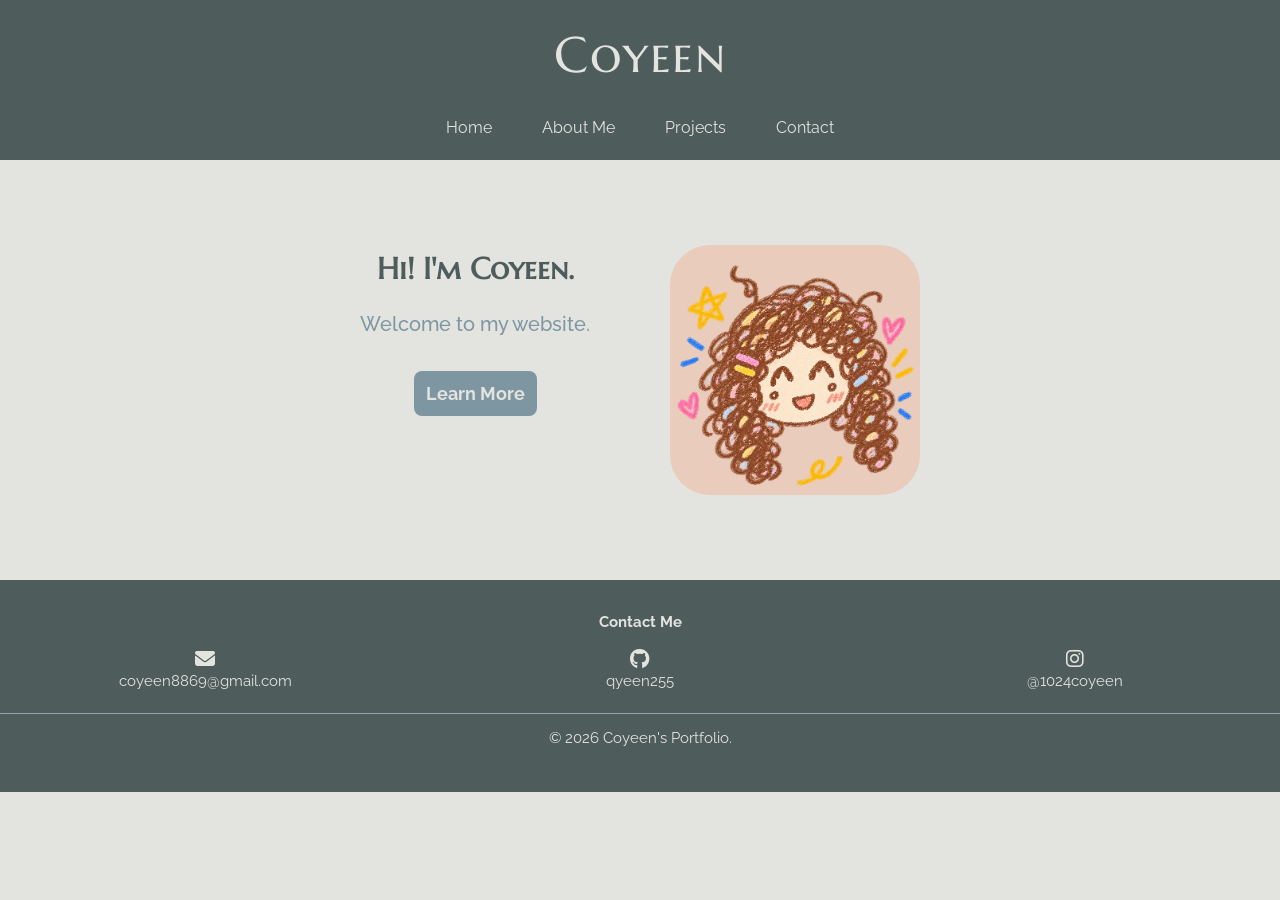
<file: index.html>
<!DOCTYPE html>
<html lang="en">

<head>
    <meta charset="UTF-8">
    <meta name="viewport" content="width=device-width, initial-scale=1.0">
    <title>Home Page</title>
    <link rel="preconnect" href="https://fonts.googleapis.com">
    <link rel="preconnect" href="https://fonts.gstatic.com" crossorigin>
    <link href="https://fonts.googleapis.com/css2?family=Marcellus+SC&display=swap" rel="stylesheet">

    <link rel="preconnect" href="https://fonts.googleapis.com">
    <link rel="preconnect" href="https://fonts.gstatic.com" crossorigin>
    <link href="https://fonts.googleapis.com/css2?family=Raleway:ital,wght@0,100..900;1,100..900&display=swap"
        rel="stylesheet">

    <link rel="stylesheet" href="https://cdnjs.cloudflare.com/ajax/libs/font-awesome/6.5.1/css/all.min.css">
    <link rel="stylesheet" href="css/styles.css">

</head>

<body>
    <header class="site-header">
            <div class="logo">Coyeen</div>

            <nav class="site-nav">
                <a href="index.html">Home</a>
                <a href="aboutme.html">About Me</a>
                <a href="projects.html">Projects</a>
                <a href="contact.html">Contact</a>
            </nav>
    </header>

    <main>
        <section class="hero">
            <div class="inner-hero">
                <div>
                    <h1>Hi! I'm Coyeen.</h1>
                    <p>Welcome to my website.</p>
                    <a href="aboutme.html" class="btn">Learn More</a>
                </div>
                <img src="images/person.png" alt="person" class="person">
            </div>
        </section>
    </main>

    <footer class="site-footer">
        <h4>Contact Me</h4>
        <div class="footer-grid">

            <div class="inner-footer">
                <i class="fa-solid fa-envelope footer-icon"></i>
                <a href="mailto:coyeen8869@gmail.com" class="social-link">coyeen8869@gmail.com</a>
            </div>

            <div class="inner-footer">
                <i class="fa-brands fa-github footer-icon"></i>
                <a href="https://github.com/qyeen255" class="social-link" target="_blank">qyeen255</a>
            </div>

            <div class="inner-footer">
                <i class="fa-brands fa-instagram footer-icon"></i>
                <a href="https://www.instagram.com/invites/contact/?utm_source=ig_
                contact_invite&utm_medium=copy_link&utm_content=3pivg67" class="social-link" target="_blank">@1024coyeen</a>
            </div>
        </div>

        <div class="footer-bottom">
            <p>&copy; 2026 Coyeen's Portfolio.</p>
        </div>
    </footer>

</body>

</html>
</file>
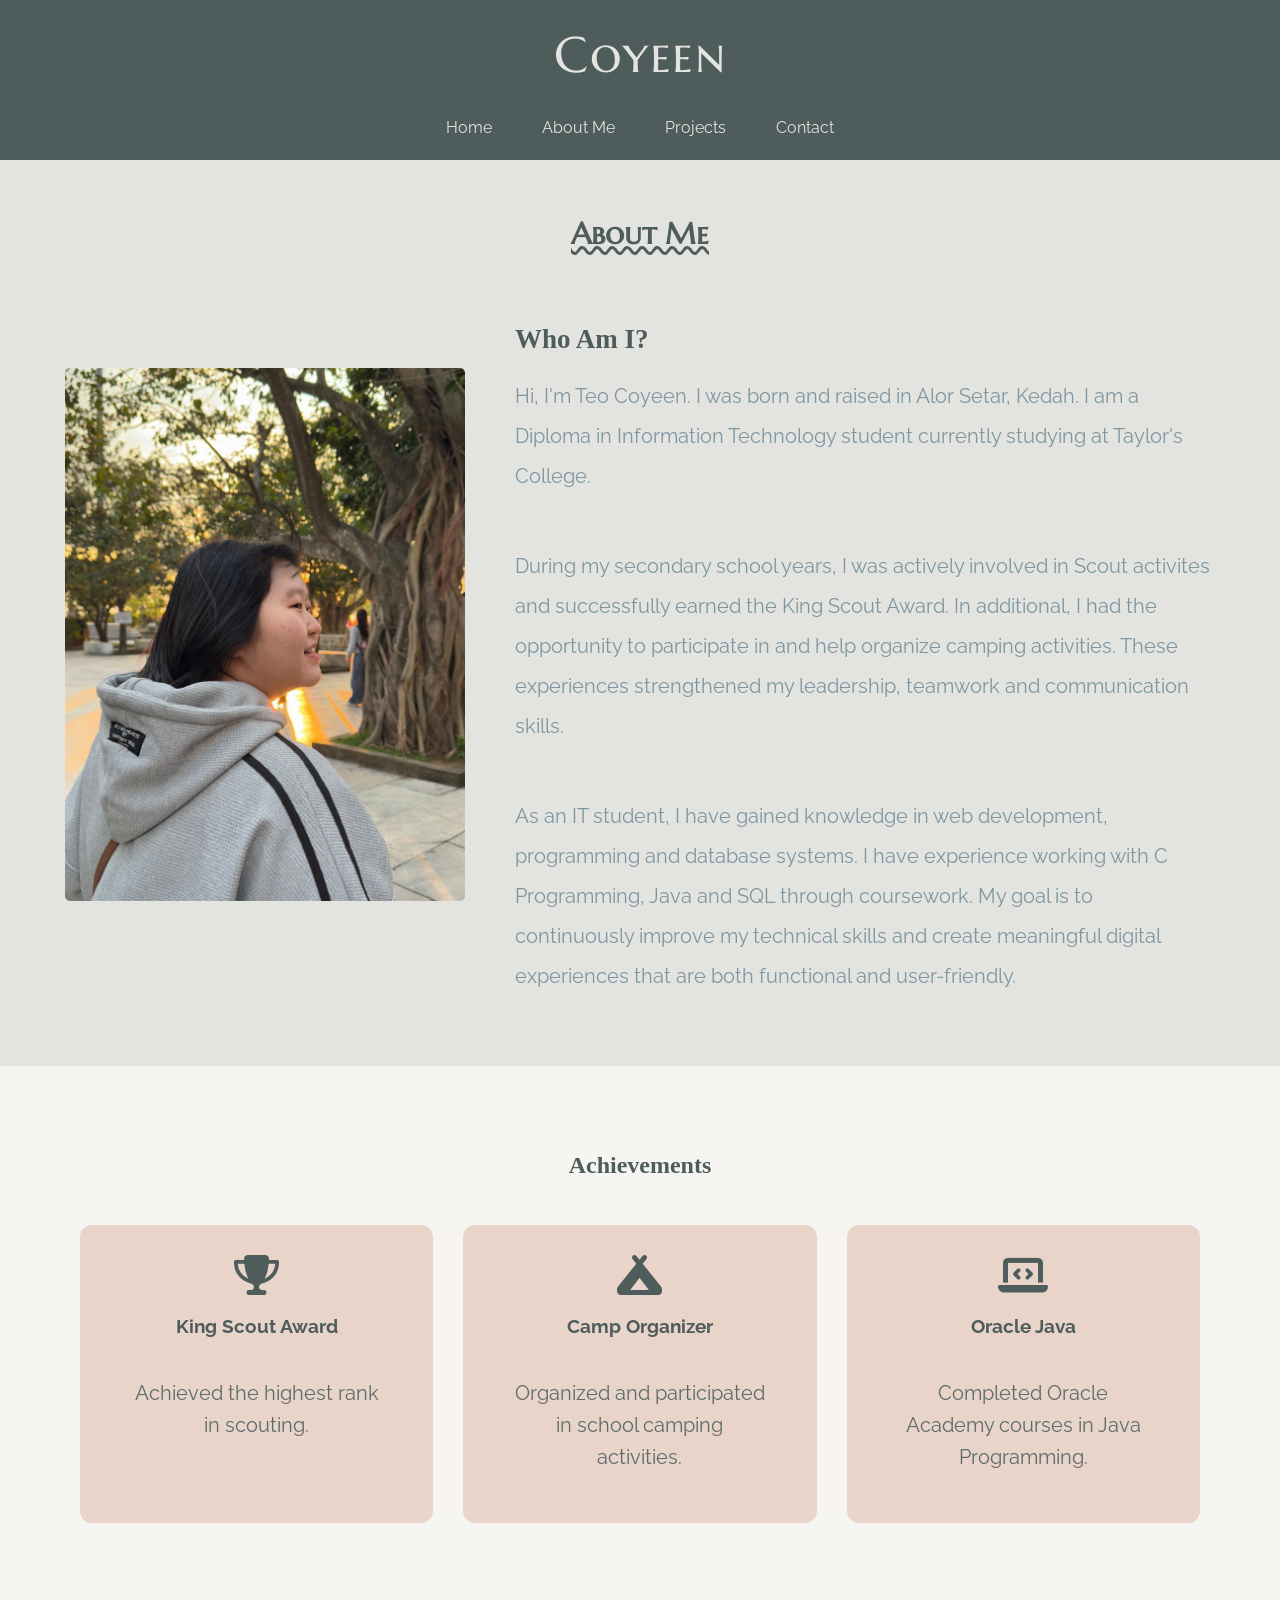
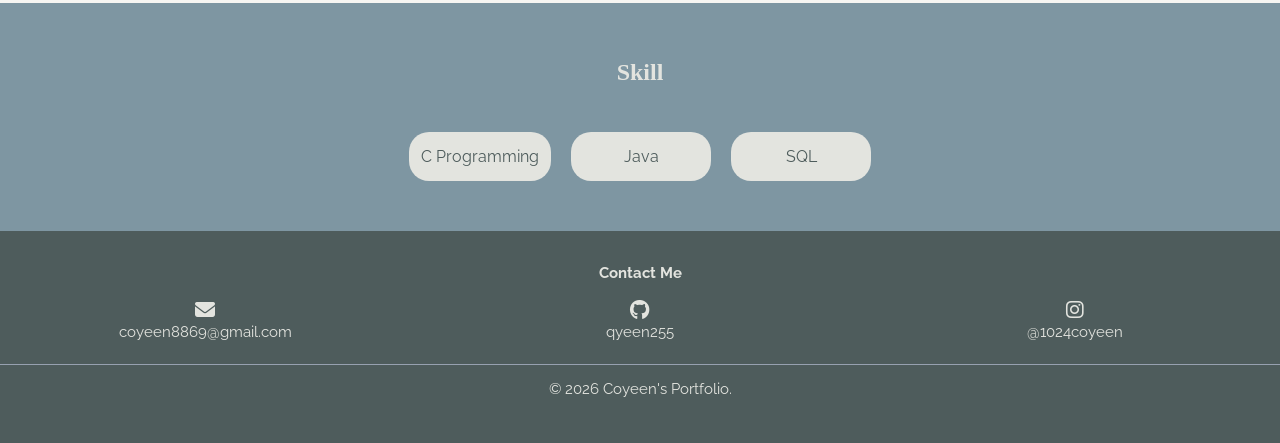
<file: aboutme.html>
<!DOCTYPE html>
<html lang="en">

<head>
    <meta charset="UTF-8">
    <meta name="viewport" content="width=device-width, initial-scale=1.0">
    <title>About Me</title>
    <link rel="preconnect" href="https://fonts.googleapis.com">
    <link rel="preconnect" href="https://fonts.gstatic.com" crossorigin>
    <link href="https://fonts.googleapis.com/css2?family=Marcellus+SC&display=swap" rel="stylesheet">

    <link rel="preconnect" href="https://fonts.googleapis.com">
    <link rel="preconnect" href="https://fonts.gstatic.com" crossorigin>
    <link href="https://fonts.googleapis.com/css2?family=Raleway:ital,wght@0,100..900;1,100..900&display=swap"
        rel="stylesheet">

    <link rel="stylesheet" href="https://cdnjs.cloudflare.com/ajax/libs/font-awesome/6.5.1/css/all.min.css">

    <link rel="stylesheet" href="css/styles.css">

</head>

<body>
    <header class="site-header">
        <div class="logo">Coyeen</div>

        <nav class="site-nav">
            <a href="index.html">Home</a>
            <a href="aboutme.html">About Me</a>
            <a href="projects.html">Projects</a>
            <a href="contact.html">Contact</a>
        </nav>
    </header>

    <main>
        <section class="intro">
            <h1>About Me</h1>
            <div class="intro-content">
                <img src="images/me.jpg" alt="profile" class="profile">
                <div class="intro-text">
                    <h2>Who Am I?</h2>
                    <p>Hi, I'm Teo Coyeen. I was born and raised in Alor Setar, Kedah. I am a Diploma in Information 
                        Technology student currently studying at Taylor's College. 
                    </p>

                    <p>During my secondary school years, I was actively involved in Scout
                        activites and successfully earned the King Scout Award. In additional, I
                        had the opportunity to participate in and help organize camping activities. These
                        experiences strengthened my leadership, teamwork and communication skills.
                    </p>

                    <p>As an IT student, I have gained knowledge in web development, programming and
                        database systems. I have experience working with C Programming, Java and SQL through coursework.
                        My goal is to continuously improve my technical skills and create meaningful digital
                        experiences that are both functional and user-friendly.
                    </p>
                </div>
            </div>
        </section>

        <section class="achievement">
            <h2>Achievements</h2>
            <div class="grid-achievement">

                <article class="achievement-card">
                    <i class="fa-solid fa-trophy icon"></i>
                    <h3>King Scout Award</h3>
                    <p>Achieved the highest rank in scouting.</p>
                    <!--<a href="#" class="btn" onclick="openAchievement('scout'); return false;">Learn More</a>-->
                </article>

                <article class="achievement-card">
                    <i class="fa-solid fa-campground icon"></i>
                    <h3>Camp Organizer</h3>
                    <p>Organized and participated in school camping activities.</p>
                    <!--<a href="#" class="btn" onclick="openAchievement('camp'); return false;">Learn More</a>-->
                </article>

                <article class="achievement-card">
                    <i class="fa-solid fa-laptop-code icon"></i>
                    <h3>Oracle Java</h3>
                    <p>Completed Oracle Academy courses in Java Programming.</p>
                    <!--<a href="#" class="btn" onclick="openAchievement('java'); return false;">Learn More</a>-->
                </article>
            </div>

            <!--Popup Window-->
            <!--<div id="achievement-modal" class="achievement-modal">
                <div class="modal-content">
                    <a href="#" class="modal-close" onclick="closeAchievement();return false;">&times;</a> --> <!--x close, return false: avoid turn to the top of the page-->

                    <!--<h2 id="modal-title"></h2>

                    <img id="modal-image" src="" alt="Achievement photo">

                    <p id="modal-description"></p>
                </div>
            </div>-->
        </section>

        <section class="skill">
            <h2>Skill</h2>
            <div class="container-skills">
                <div class="skills">
                    C Programming
                </div>

                <div class="skills">
                    Java
                </div>

                <div class="skills">
                    SQL
                </div>
            </div>
        </section>
        
    </main>

    <footer class="site-footer">
        <h4>Contact Me</h4>
        <div class="footer-grid">

            <div class="inner-footer">
                <i class="fa-solid fa-envelope footer-icon"></i>
                <a href="mailto:coyeen8869@gmail.com" class="social-link">coyeen8869@gmail.com</a>
            </div>

            <div class="inner-footer">
                <i class="fa-brands fa-github footer-icon"></i>
                <a href="https://github.com/qyeen255" class="social-link" target="_blank">qyeen255</a>
            </div>

            <div class="inner-footer">
                <i class="fa-brands fa-instagram footer-icon"></i>
                <a href="https://www.instagram.com/invites/contact/?utm_source=ig_
                contact_invite&utm_medium=copy_link&utm_content=3pivg67" class="social-link"
                    target="_blank">@1024coyeen</a>
            </div>
        </div>

        <div class="footer-bottom">
            <p>&copy; 2026 Coyeen's Portfolio.</p>
        </div>
    </footer>

    <script src="javascript/script.js"></script>
</body>

</html>
</file>
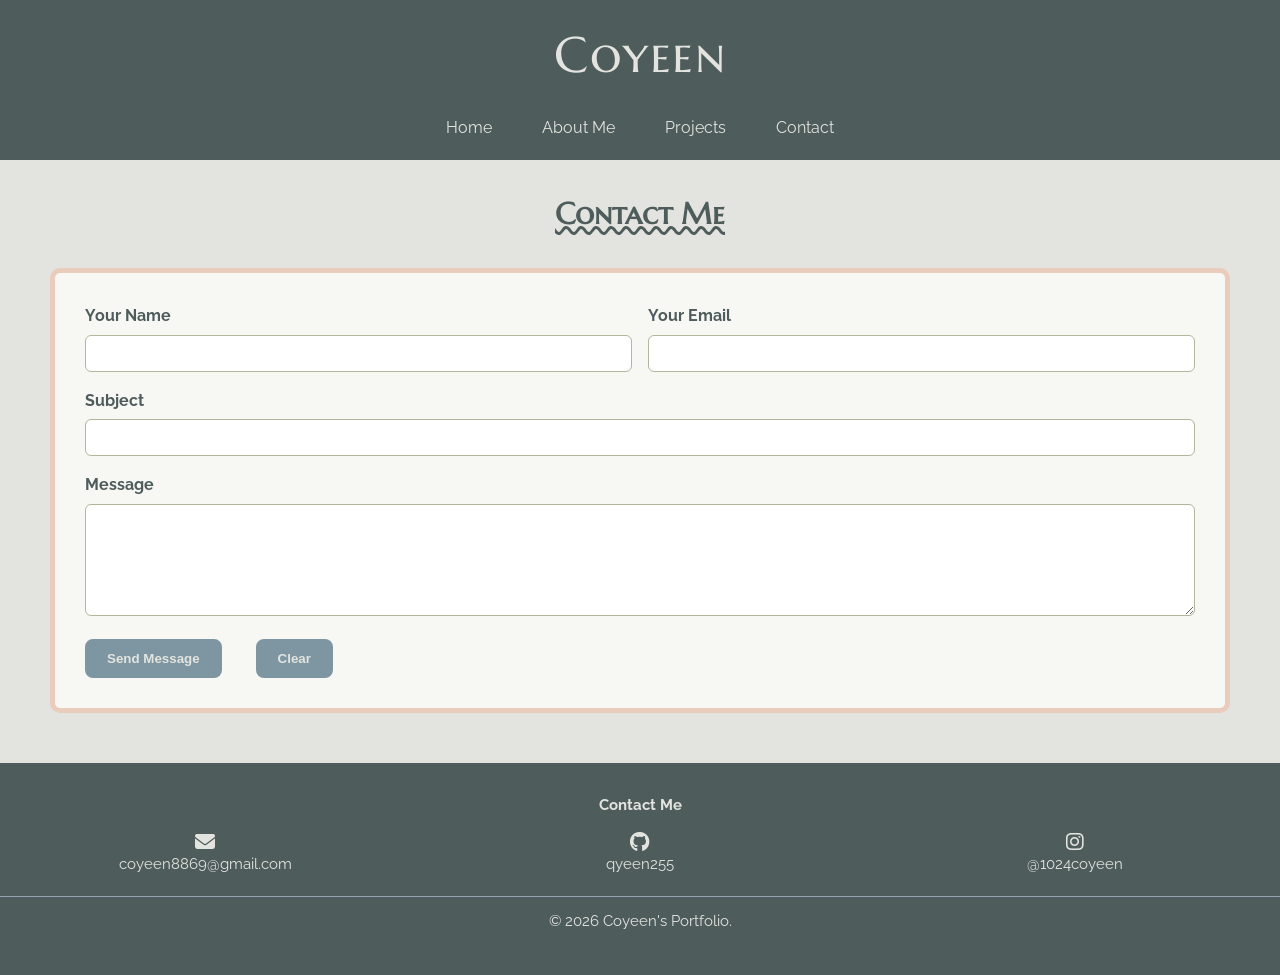
<file: contact.html>
<!DOCTYPE html>
<html lang="en">

<head>
    <meta charset="UTF-8">
    <meta name="viewport" content="width=device-width, initial-scale=1.0">
    <title>Contact Us</title>
    <link rel="preconnect" href="https://fonts.googleapis.com">
    <link rel="preconnect" href="https://fonts.gstatic.com" crossorigin>
    <link href="https://fonts.googleapis.com/css2?family=Marcellus+SC&display=swap" rel="stylesheet">

    <link rel="preconnect" href="https://fonts.googleapis.com">
    <link rel="preconnect" href="https://fonts.gstatic.com" crossorigin>
    <link href="https://fonts.googleapis.com/css2?family=Raleway:ital,wght@0,100..900;1,100..900&display=swap"
        rel="stylesheet">

    <link rel="stylesheet" href="https://cdnjs.cloudflare.com/ajax/libs/font-awesome/6.5.1/css/all.min.css">
    <link rel="stylesheet" href="css/styles.css">

</head>

<body>
    <header class="site-header">
            <div class="logo">Coyeen</div>

            <nav class="site-nav">
                <a href="index.html">Home</a>
                <a href="aboutme.html">About Me</a>
                <a href="projects.html">Projects</a>
                <a href="contact.html">Contact</a>
            </nav>
    </header>

    <main class="contact">
            <h1>Contact Me</h1>

        <form class="contact-form form-grid">

            <div class="form-field">
                <label for="name">Your Name</label>
                <input type="text" id="name" name="name" required>
            </div>

            <div class="form-field">
                <label for="email">Your Email</label>
                <input type="email" id="email" name="email" required>
            </div>

            <div class="form-field col-span-2">
                <label for="subject">Subject</label>
                <input type="text" id="subject" name="subject">
            </div>

            <div class="form-field col-span-2">
                <label for="message">Message</label>
                <textarea id="message" name="message" rows="6"></textarea>
            </div>

            <div class="form-actions col-span-2">
                <button type="submit" class="form-btn">Send Message</button>
                <input type="reset" value="Clear" class="form-btn">
            </div>

        </form>
    </main>

    <footer class="site-footer">
        <h4>Contact Me</h4>
        <div class="footer-grid">

            <div class="inner-footer">
                <i class="fa-solid fa-envelope footer-icon"></i>
                <a href="mailto:coyeen8869@gmail.com" class="social-link">coyeen8869@gmail.com</a>
            </div>

            <div class="inner-footer">
                <i class="fa-brands fa-github footer-icon"></i>
                <a href="https://github.com/qyeen255" class="social-link" target="_blank">qyeen255</a>
            </div>

            <div class="inner-footer">
                <i class="fa-brands fa-instagram footer-icon"></i>
                <a href="https://www.instagram.com/invites/contact/?utm_source=ig_
                contact_invite&utm_medium=copy_link&utm_content=3pivg67" class="social-link" target="_blank">@1024coyeen</a>
            </div>
        </div>

        <div class="footer-bottom">
            <p>&copy; 2026 Coyeen's Portfolio.</p>
        </div>
    </footer>
</body>

</html>
</file>
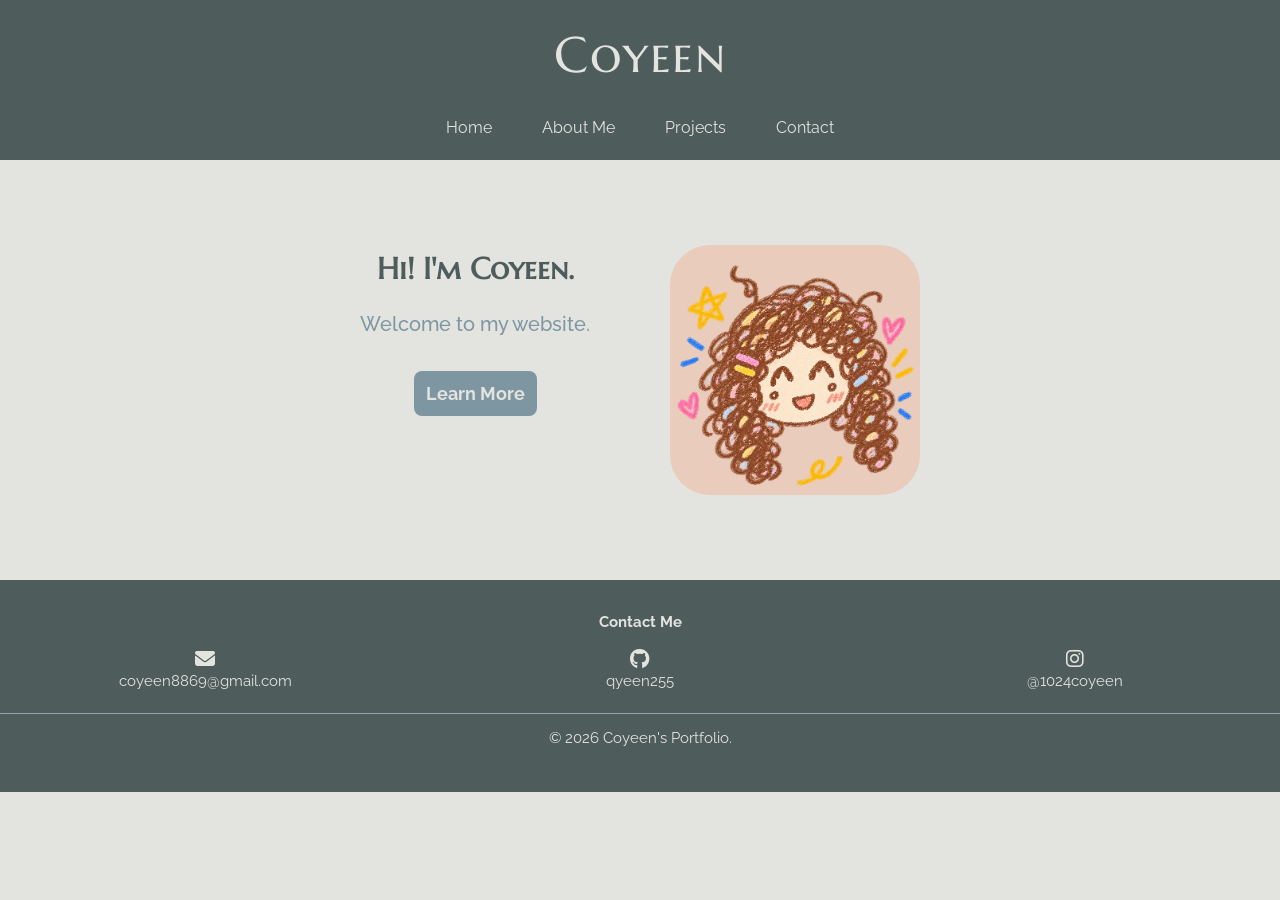
<file: home.html>
<!DOCTYPE html>
<html lang="en">

<head>
    <meta charset="UTF-8">
    <meta name="viewport" content="width=device-width, initial-scale=1.0">
    <title>Home Page</title>
    <link rel="preconnect" href="https://fonts.googleapis.com">
    <link rel="preconnect" href="https://fonts.gstatic.com" crossorigin>
    <link href="https://fonts.googleapis.com/css2?family=Marcellus+SC&display=swap" rel="stylesheet">

    <link rel="preconnect" href="https://fonts.googleapis.com">
    <link rel="preconnect" href="https://fonts.gstatic.com" crossorigin>
    <link href="https://fonts.googleapis.com/css2?family=Raleway:ital,wght@0,100..900;1,100..900&display=swap"
        rel="stylesheet">

    <link rel="stylesheet" href="https://cdnjs.cloudflare.com/ajax/libs/font-awesome/6.5.1/css/all.min.css">
    <link rel="stylesheet" href="css/styles.css">

</head>

<body>
    <header class="site-header">
            <div class="logo">Coyeen</div>

            <nav class="site-nav">
                <a href="home.html">Home</a>
                <a href="aboutme.html">About Me</a>
                <a href="projects.html">Projects</a>
                <a href="Contact.html">Contact</a>
            </nav>
    </header>

    <main>
        <section class="hero">
            <div class="inner-hero">
                <div>
                    <h1>Hi! I'm Coyeen.</h1>
                    <p>Welcome to my website.</p>
                    <a href="aboutme.html" class="btn">Learn More</a>
                </div>
                <img src="images/person.png" alt="person" class="person">
            </div>
        </section>
    </main>

    <footer class="site-footer">
        <h4>Contact Me</h4>
        <div class="footer-grid">

            <div class="inner-footer">
                <i class="fa-solid fa-envelope footer-icon"></i>
                <a href="mailto:coyeen8869@gmail.com" class="social-link">coyeen8869@gmail.com</a>
            </div>

            <div class="inner-footer">
                <i class="fa-brands fa-github footer-icon"></i>
                <a href="https://github.com/qyeen255" class="social-link" target="_blank">qyeen255</a>
            </div>

            <div class="inner-footer">
                <i class="fa-brands fa-instagram footer-icon"></i>
                <a href="https://www.instagram.com/invites/contact/?utm_source=ig_
                contact_invite&utm_medium=copy_link&utm_content=3pivg67" class="social-link" target="_blank">@1024coyeen</a>
            </div>
        </div>

        <div class="footer-bottom">
            <p>&copy; 2026 Coyeen's Portfolio.</p>
        </div>
    </footer>

</body>

</html>
</file>
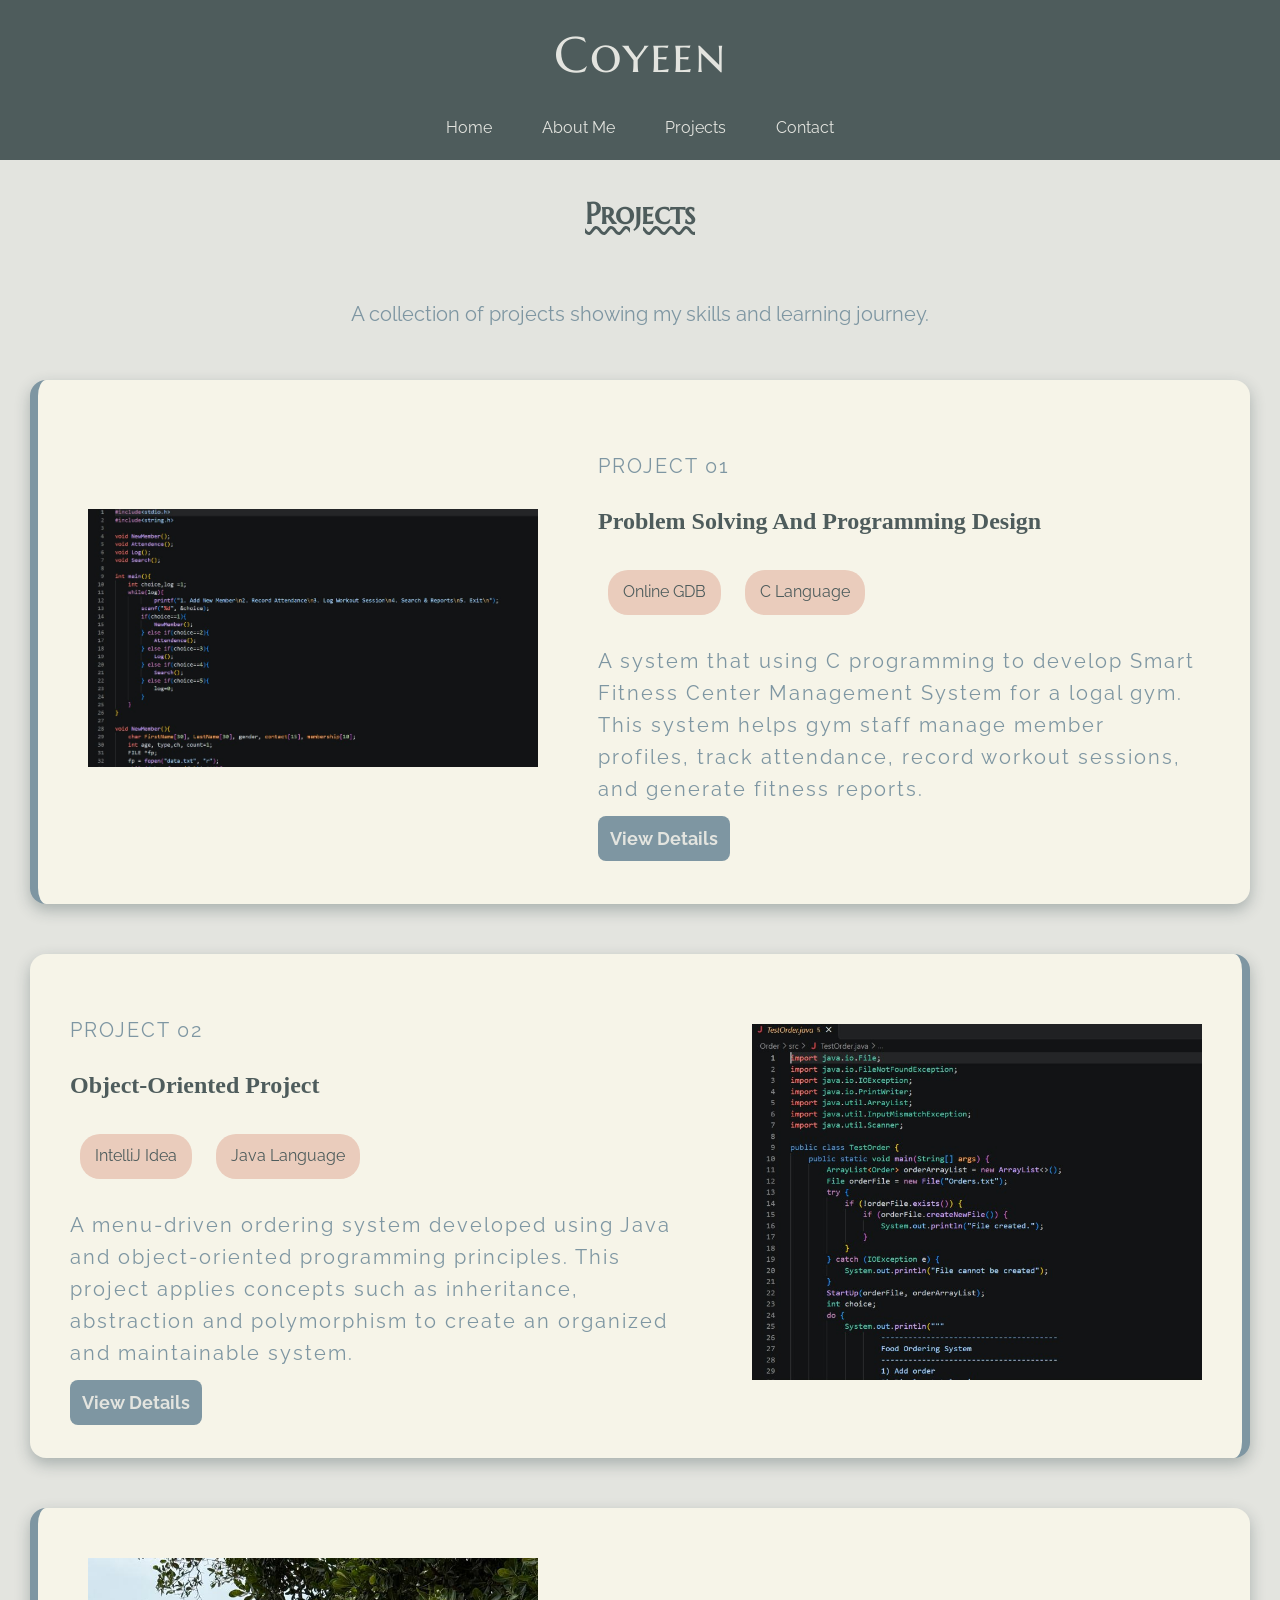
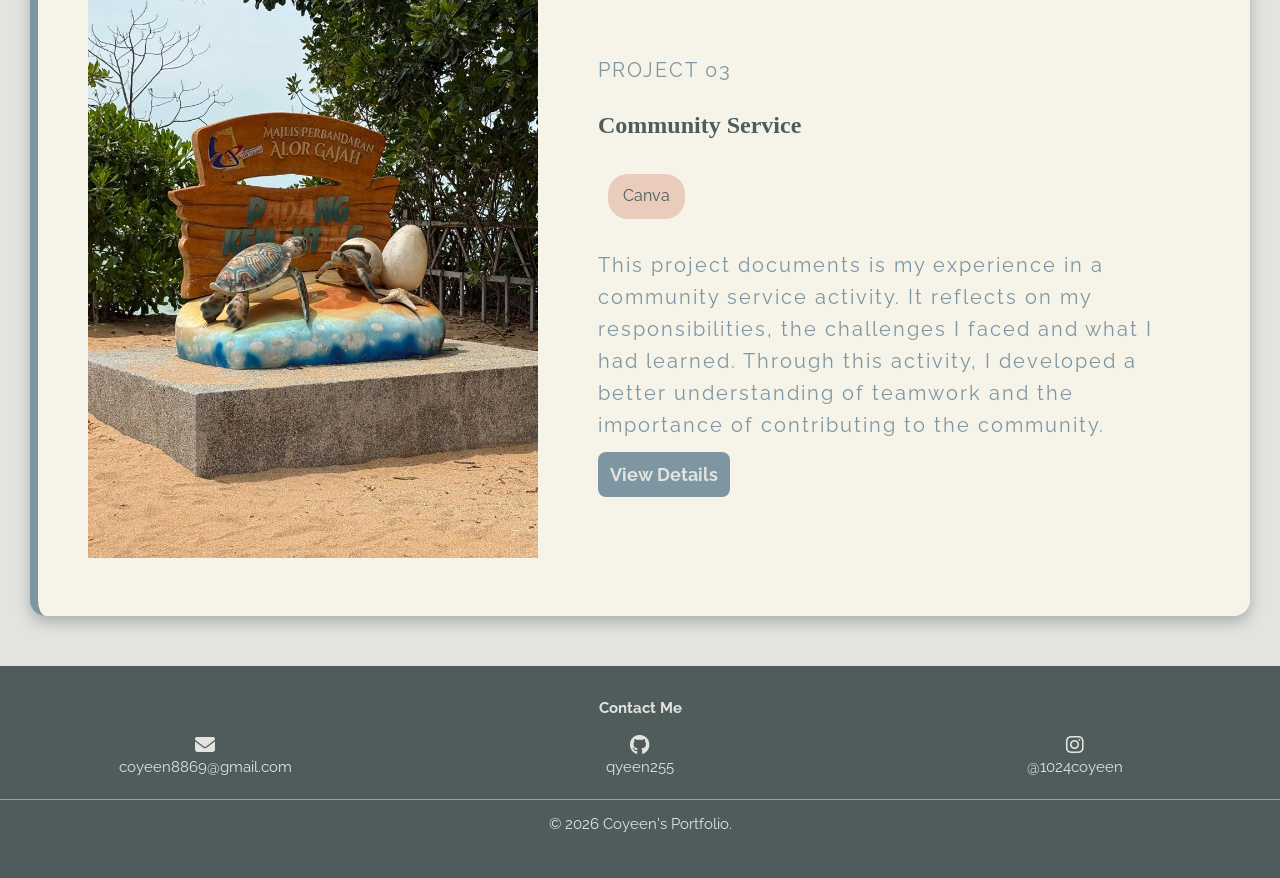
<file: projects.html>
<!DOCTYPE html>
<html lang="en">

<head>
    <meta charset="UTF-8">
    <meta name="viewport" content="width=device-width, initial-scale=1.0">
    <title>Projects</title>
    <link rel="preconnect" href="https://fonts.googleapis.com">
    <link rel="preconnect" href="https://fonts.gstatic.com" crossorigin>
    <link href="https://fonts.googleapis.com/css2?family=Marcellus+SC&display=swap" rel="stylesheet">

    <link rel="preconnect" href="https://fonts.googleapis.com">
    <link rel="preconnect" href="https://fonts.gstatic.com" crossorigin>
    <link href="https://fonts.googleapis.com/css2?family=Raleway:ital,wght@0,100..900;1,100..900&display=swap"
        rel="stylesheet">

    <link rel="stylesheet" href="https://cdnjs.cloudflare.com/ajax/libs/font-awesome/6.5.1/css/all.min.css">
    <link rel="stylesheet" href="css/styles.css">

</head>

<body>
    <header class="site-header">
        <div class="logo">Coyeen</div>

        <nav class="site-nav">
            <a href="index.html">Home</a>
            <a href="aboutme.html">About Me</a>
            <a href="projects.html">Projects</a>
            <a href="contact.html">Contact</a>
        </nav>
    </header>

    <main>
        <section class="projects">
            <h1>Projects</h1>
            <p>A collection of projects showing my skills and learning journey.</p>
        </section>

        <section class="project-showcase-1">
            <div class="project-image">
                <img src="images/c programming.jpg" alt="c programming">
            </div>

            <div class="project-content">
                <p>PROJECT 01</p>
                <h2>Problem Solving And Programming Design</h2>
                <div class="project-tags">
                    <span>Online GDB</span>
                    <span>C Language</span>
                </div>
                <p>A system that using C programming to develop Smart Fitness Center Management System for a 
                    logal gym. This system helps gym staff manage member profiles, track attendance, record workout sessions,
                    and generate fitness reports. 
                </p>

                <a href="https://github.com/qyeen255/C-Programming/blob/main/coding.c" class="btn" target="_blank">View Details</a>
            </div>
        </section>

        <section class="project-showcase-2">
            <div class="project-content">
                <p>PROJECT 02</p>
                <h2>Object-Oriented Project</h2>
                <div class="project-tags">
                    <span>IntelliJ Idea</span>
                    <span>Java Language</span>
                </div>
                <p>A menu-driven ordering system developed using Java and object-oriented
                    programming principles. This project applies concepts such as inheritance,
                    abstraction and polymorphism to create an organized and maintainable system.
                </p>

                <a href="https://github.com/qyeen255/OOP-Java/tree/main/FoodOrderingSystem" class="btn"
                    target="_blank">View Details</a>
            </div>
            <div class="project-image">
                <img src="images/oop.jpg" alt="OOP">
            </div>
        </section>

        <section class="project-showcase-3">
            <div class="project-image">
                <img src="images/csi.jpg" alt="database">
            </div>

            <div class="project-content">
                <p>PROJECT 03</p>
                <h2>Community Service</h2>
                <div class="project-tags">
                    <span>Canva</span>
                </div>
                <p>This project documents is my experience in a community service activity.
                    It reflects on my responsibilities, the challenges I faced and what I had learned.
                    Through this activity, I developed a better understanding of teamwork and the importance of
                    contributing to the community.
                </p>

                <a href="https://drive.google.com/file/d/1v7v_OJ3KOFllXiTeB65m-R4YFjcZXM9S/view?usp=sharing" class="btn"
                    target="_blank">View Details</a>
            </div>
        </section>
    </main>

    <footer class="site-footer">
        <h4>Contact Me</h4>
        <div class="footer-grid">

            <div class="inner-footer">
                <i class="fa-solid fa-envelope footer-icon"></i>
                <a href="mailto:coyeen8869@gmail.com" class="social-link">coyeen8869@gmail.com</a>
            </div>

            <div class="inner-footer">
                <i class="fa-brands fa-github footer-icon"></i>
                <a href="https://github.com/qyeen255" class="social-link" target="_blank">qyeen255</a>
            </div>

            <div class="inner-footer">
                <i class="fa-brands fa-instagram footer-icon"></i>
                <a href="https://www.instagram.com/invites/contact/?utm_source=ig_contact_invite&utm_medium=copy_link&utm_content=3pivg67" 
                class="social-link" target="_blank">@1024coyeen</a>
            </div>
        </div>

        

        <div class="footer-bottom">
            <p>&copy; 2026 Coyeen's Portfolio.</p>
        </div>
    </footer>
</body>

</html>
</file>
<file: css/styles.css>
* {
    box-sizing: border-box;
    margin: 0;
    padding: 0;
}

body {
    font-family: "Raleway", serif;
    line-height: 1.6;
    background-color: #E3E4DF;
    color: #4E5C5C;
}

.container {
    max-width: 1100px;
    margin: 0 auto;
    padding: 0 16px;
}

h1 {
    text-align: center;
    font-family: "Marcellus SC", serif;
    font-size: 30px;
    color: #4E5C5C;
}

h2 {
    font-family: "Marcellus", serif;
    color: #4E5C5C;
}

p {
    color: #7E96A2;
    font-size: 20px;
}

.site-header {
    background-color: #4E5C5C;
    height: 160px;
    display: flex;
    flex-direction: column;
    align-items: center;
    padding: 15px 0;
    gap: 20px;
}

.logo {
    font-family: "Marcellus SC", serif;
    text-align: center;
    color: #E3E4DF;
    font-size: 50px;
    letter-spacing: 1.5px;
}

.site-nav {
    display: flex;
    font-family: "Raleway", serif;
    gap: 50px;
}

.site-nav a {
    color: #E3E4DF;
    font-size: 16px;
    text-decoration: none;
}

.site-nav a:hover {
    color: #EACCBC;
    border-bottom: 2px dotted #EACCBC;
}

/*homepage*/
.hero {
    background-color: #E3E4DF;
    height: 420px;
    display: flex;
    justify-content: center;
    align-items: center;
    text-align: center;
}

.hero h1 {
    margin-bottom: 15px;
}

.hero p {
    margin-bottom: 40px;
    font-weight: 500;
}

.inner-hero {
    display: flex;
    justify-content: center;
    gap: 80px;
}

.person {
    width: 250px;
    border-radius: 40px;
    background-color: #EACCBC;
}

.btn {
    background-color: #7E96A2;
    color: #E3E4DF;
    padding: 12px;
    border-radius: 8px;
    font-size: 18px;
    text-decoration: none;
    font-weight: bold;
}

.btn:hover {
    background-color: #4E5C5C;
    box-shadow: 0 4px 12px rgba(34, 57, 60, 0.3);
}

.site-footer {
    background-color: #4E5C5C;
    color: #E3E4DF;
    text-align: center;
    padding: 30px 0;
}

.site-footer h4 {
    font-size: 15px;
    margin-bottom: 15px;
}

.site-footer p {
    font-size: 12px;
    color: #E3E4DF;
}

.footer-grid {
    display: grid;
    grid-template-columns: repeat(3, 1fr);
    gap: 24px;
    padding-bottom: 20px;
}

.inner-footer {
    display: flex;
    justify-content: center;
    align-items: center;
    flex-direction: column;
}

.footer-icon {
    font-size: 20px;
}

.footer-bottom {
    border-top: 1px solid #97a1b0;
    color: #E3E4DF;
    padding: 12px 0;
    text-align: center;
}

.footer-bottom p {
    font-size: 15px;
}

.social-link {
    text-decoration: none;
    color: #E3E4DF;
    font-size: 15px;
}

.social-link:hover {
    color: #afb89b;
}

/*about me*/
.intro {
    background-color: #E3E4DF;
    padding-top: 30px;
    margin: 20px;
}

.intro h1 {
    text-decoration: underline wavy;
    margin-bottom: 60px;
}

.intro-content {
    display: flex;
    align-items: flex-start;
    gap: 50px;
    justify-content: center;
}

.profile {
    width: 400px;
    margin-top: 50px;
    border-radius: 5px;
}

.intro-text {
    max-width: 700px;
    font-size: 18px;
}

.intro-text h2 {
    margin-bottom: 15px;
}

.intro-text p {
    color: #7E96A2;
    margin-bottom: 50px;
    line-height: 2.0;
}

.achievement {
    background-color: #F6F5F2;
    padding: 80px;
}

.achievement h2 {
    text-align: center;
    margin-bottom: 40px;
}

.grid-achievement {
    display: grid;
    grid-template-columns: repeat(3, 1fr);
    gap: 30px;
}

.achievement-card {
    background-color: #e9d4c9;
    border-radius: 12px;
    overflow: hidden;
    text-align: center;
    padding: 30px;
    transition: 0.3s ease;
}

.achievement-card:hover {
    transform: translateY(-8px);
}

.icon {
    font-size: 40px;
    margin: 0px;
}

.achievement-card h3 {
    color: #4E5C5C;
    margin: 15px;
}

.achievement-card p {
    color: #5E6B6B;
    padding: 20px;
}

.achievement-modal {
    display: none;
    position: fixed;
    inset: 0;
    background-color: rgba(0, 0, 0, 0.35);
    justify-content: center;
    align-items: center;
    padding: 20px;
}

.achievement-modal.active {
    display: flex;
}

.modal-content {
    background-color: white;
    padding: 20px;
    border-radius: 15px;
    max-width: 500px;
    text-align: center;
    max-height: 650px;
}

.modal-content img {
    width: 250px;
    border-radius: 10px;
    margin-bottom: 30px;
}

.modal-close {
    font-size: 20px;
    color: #e9d4c9;
}

.achievement-modal p {
    font-size: 16px;
}

.skill {
    background-color: #7E96A2;
    padding: 50px;
    text-align: center;
}

.skill h2 {
    font-family: "Marcellus", serif;
    color: #E3E4DF;
    margin-bottom: 40px;
}

.container-skills {
    display: flex;
    justify-content: center;
    flex-wrap: wrap;
    gap: 20px;
}

.skills {
    background-color: #E3E4DF;
    color: #4E5C5C;
    padding: 12px;
    border-radius: 20px;
    min-width: 140px;
    text-align: center;
}

/*projects*/
.projects {
    background-color: #E3E4DF;
    padding-top: 30px;
}

.projects h1 {
    text-decoration: underline wavy;
    margin-bottom: 60px;
}

.projects p {
    text-align: center;
    padding-bottom: 20px;
}

.project-showcase-1 {
    background-color: #F6F4E8;
    border-left: 8px solid #7E96A2;
    border-radius: 16px;
    margin: 30px;
    margin-bottom: 50px;
    box-shadow: 0 6px 15px rgba(34, 57, 60, 0.3);
    display: flex;
    align-items: center;
    gap: 60px;
    padding: 50px;
}

.project-image img {
    width: 450px;
}

.project-content {
    max-width: 800px;
}

.project-content h2 {
    margin-bottom: 20px;
}

.project-tags span {
    display: inline-block;
    margin: 10px;
    background-color: #EACCBC;
    color: #4E5C5C;
    padding: 8px 15px;
    border-radius: 20px;
    line-height: 1.8;
}

.project-content p {
    letter-spacing: 2px;
    margin-top: 20px;
    margin-bottom: 20px;
}

.project-showcase-2 {
    background-color: #F6F4E8;
    border-right: 8px solid #7E96A2;
    border-radius: 16px;
    margin: 30px;
    margin-bottom: 50px;
    box-shadow: 0 6px 15px rgba(34, 57, 60, 0.3);
    display: flex;
    align-items: center;
    gap: 60px;
    padding: 40px;
}

.project-showcase-3 {
    background-color: #F6F4E8;
    border-left: 8px solid #7E96A2;
    border-radius: 16px;
    margin: 30px;
    margin-bottom: 50px;
    box-shadow: 0 6px 15px rgba(34, 57, 60, 0.3);
    display: flex;
    align-items: center;
    gap: 60px;
    padding: 50px;
}

/*contact*/
.contact {
    padding-top: 30px;
}

.contact h1 {
    text-decoration: underline wavy;
    text-align: center;
    margin-bottom: 30px;
}

.contact h2 {
    padding-top: 20px;
}

.contact-form {
    background-color: #F7F7F4;
    border: 5px solid #EACCBC;
    border-radius: 10px;
    padding: 30px;
    margin: 50px;
    margin-top: 30px;
}

.form-grid {
    display: grid;
    grid-template-columns: 1fr 1fr;
    gap: 16px;
}

.form-field label {
    display: block;
    font-weight: bold;
    margin-bottom: 6px;
}

.form-field input,
.form-field textarea {
    width: 100%;
    padding: 10px;
    border: 1px solid #afb89b;
    border-radius: 6px;
}

.col-span-2 {
    grid-column: span 2;
}

.form-btn {
    background-color: #7E96A2;
    color: #E3E4DF;
    border: 2px solid #7E96A2;
    padding: 10px 20px;
    border-radius: 8px;
    font-weight: bold;
    margin-right: 30px;
}

.form-btn:hover {
    background-color: #4E5C5C;
}

@media (max-width:768px) {
    .container {
        width: 90%;
        max-width: 1100px;
        margin: auto;
    }

    .site-nav {
        display: flex;
        flex-wrap: wrap;
        justify-content: center;
        gap: 15px;
    }

    .inner-hero {
        flex-direction: column;
        gap: 20px;
        text-align: center;
    }

    .hero h1 {
        font-size: 42px;
    }

    .person {
        width: 180px;
        height: 180px;
        align-items: center;
        margin: 0 auto;
    }

    img {
        max-width: 100%;
        height: auto;
    }

    .footer-grid {
        display: flex;
        flex-direction: column;
    }

    .intro h1 {
        margin-bottom: 20px;
    }

    .intro-content {
        flex-direction: column;
        align-items: center;
        gap: 20px;
        margin: 20px;
    }

    .profile {
        margin-top: 0;
    }

    .grid-achievement {
        grid-template-columns: 1fr;
    }

    .achievement-card {
        min-height: auto;
    }

    .skill-btn{
        margin-left: auto;
        margin-bottom:5px;
    }

    .project-showcase-1 {
        flex-direction: column;
    }

    .project-showcase-2 {
        flex-direction: column;
    }

    .project-showcase-3 {
        flex-direction: column;
    }

    .project-image img {
        width: 300px;
        margin-top: 20px;
    }

    .form-grid {
        grid-template-columns: 1fr;
    }

    .col-span-2 {
        grid-column: span 1;
    }

    .form-btn {
        margin: 10px;
    }
}
</file>
